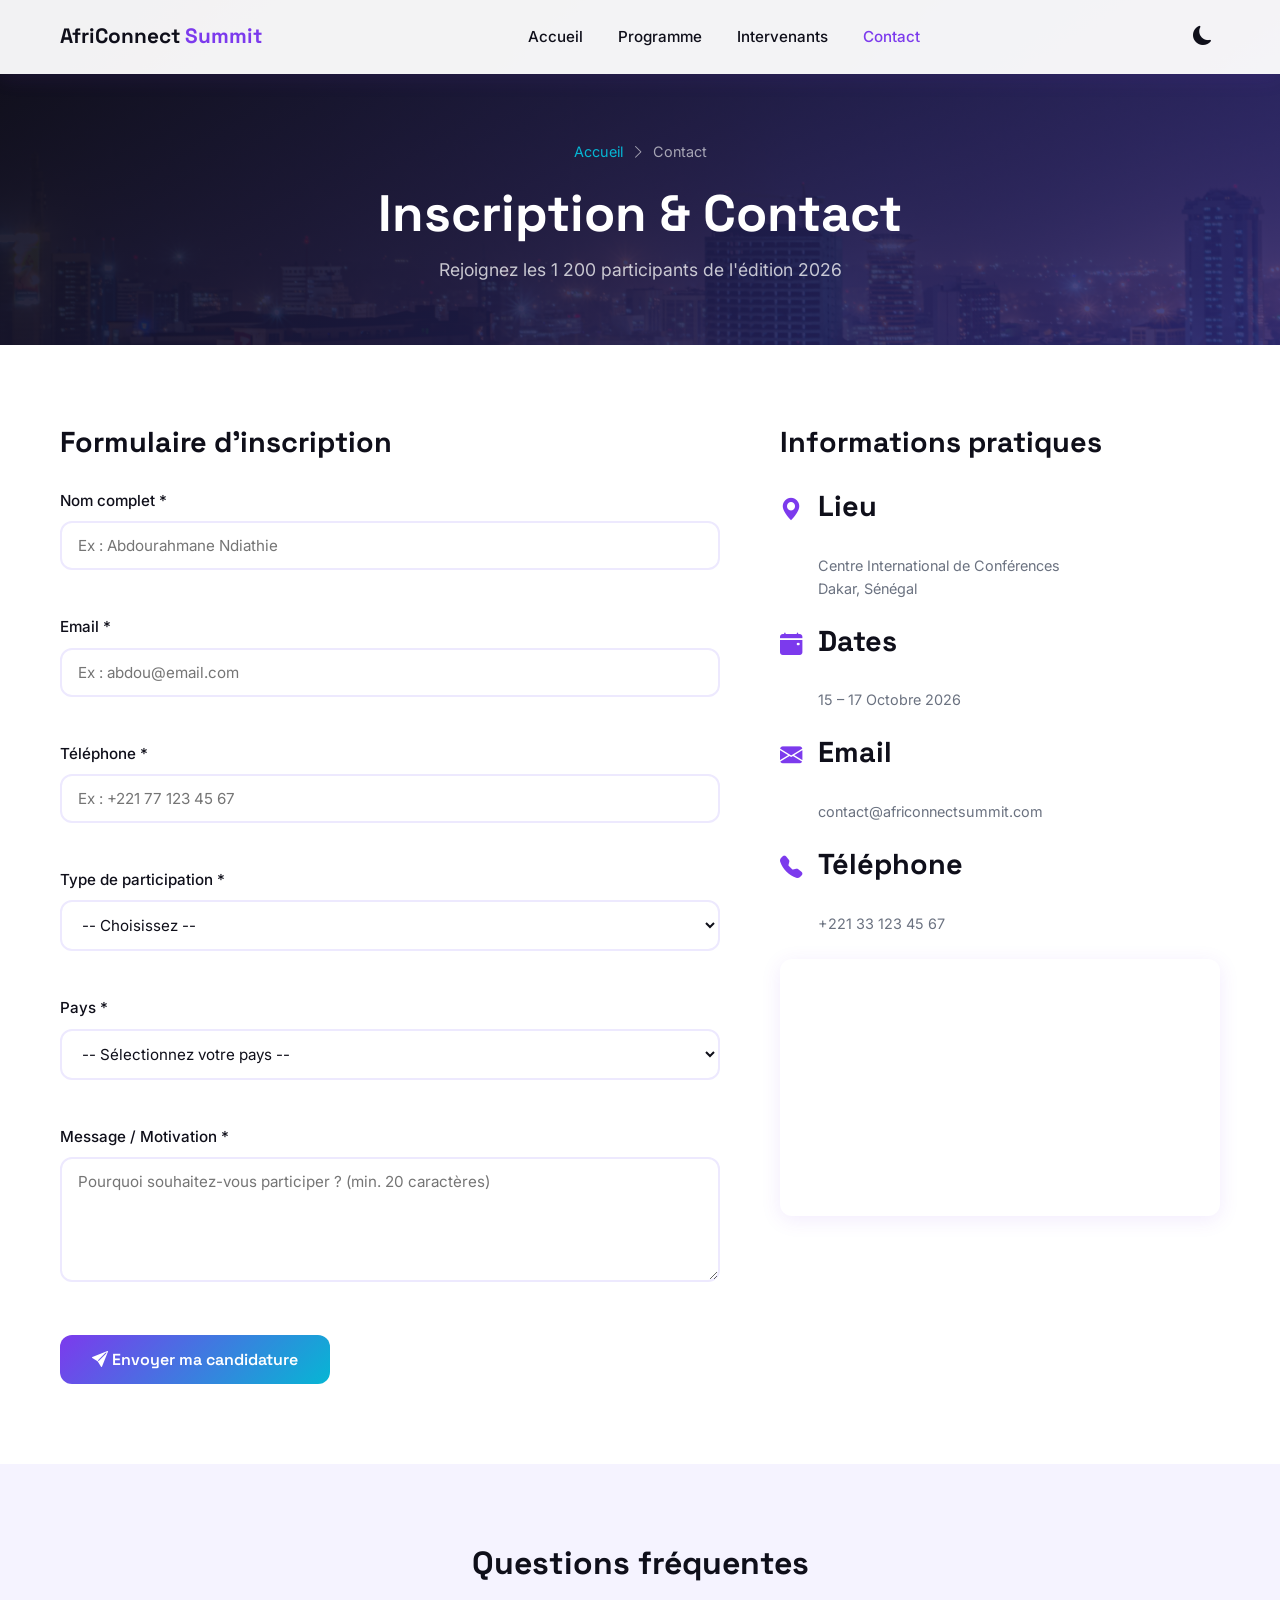
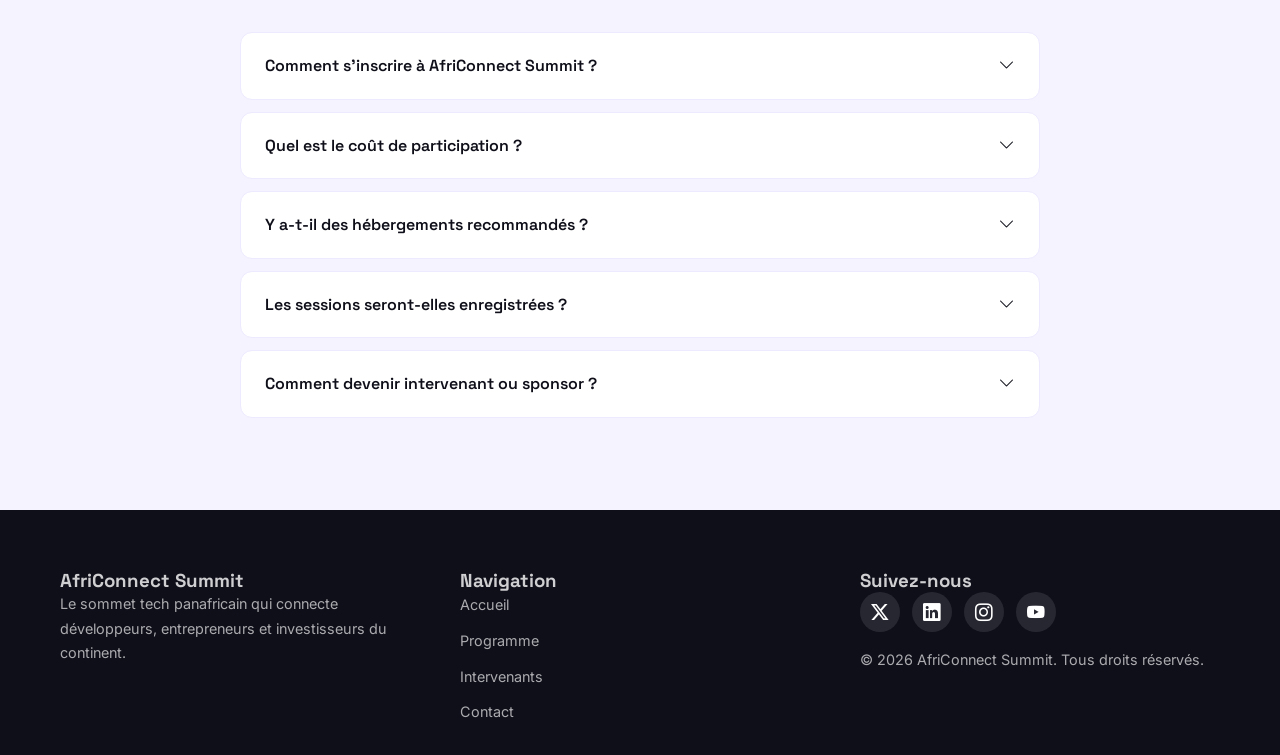
<file: contact.html>
<!DOCTYPE html>
<html lang="fr">
<head>
    <meta charset="UTF-8">
    <meta name="viewport" content="width=device-width, initial-scale=1.0">
    <title>AfriConnect Summit - Contact</title>
      <!-- Bootstrap Icons -->
    <link rel="stylesheet" href="https://cdn.jsdelivr.net/npm/bootstrap-icons@1.11.0/font/bootstrap-icons.css">

    <!-- Google Fonts -->
    <link rel="preconnect" href="https://fonts.googleapis.com">
    <link href="https://fonts.googleapis.com/css2?family=Space+Grotesk:wght@400;600;700&family=Inter:wght@400;500&display=swap" rel="stylesheet">

    <!-- CSS -->
    <link rel="stylesheet" href="css/style.css">
</head>
<body>
   

    <!--  NAVBAR  -->
    <header>
        <nav class="navbar" id="navbar">
            <div class="nav-container">
                <a href="index.html" class="nav-logo">
                    AfriConnect <span>Summit</span>
                </a>
                <ul class="nav-links" id="nav-links">
                    <li><a href="index.html">Accueil</a></li>
                    <li><a href="programme.html">Programme</a></li>
                    <li><a href="intervenants.html">Intervenants</a></li>
                    <li><a href="contact.html" class="active">Contact</a></li>
                </ul>
                <div class="nav-actions">
                    <button id="theme-toggle" aria-label="Basculer le thème">
                        <i class="bi bi-moon-fill"></i>
                    </button>
                    <button class="hamburger" id="hamburger" aria-label="Ouvrir le menu">
                        <i class="bi bi-list"></i>
                    </button>
                </div>
            </div>
        </nav>
    </header>

    <main>

        <!--  HERO INTERNE  -->
        <section class="hero-inner">
            <div class="container">
                <nav aria-label="Fil d'ariane">
                    <ol class="breadcrumb">
                        <li><a href="index.html">Accueil</a></li>
                        <li><i class="bi bi-chevron-right"></i></li>
                        <li>Contact</li>
                    </ol>
                </nav>
                <h1>Inscription & Contact</h1>
                <p>Rejoignez les 1 200 participants de l'édition 2026</p>
            </div>
        </section>

        <!--  FORMULAIRE + INFOS  -->
        <section class="contact-section fade-section" id="contact">
            <div class="container">
                <div class="contact-flex">

                    <!-- Formulaire à gauche -->
                    <div class="contact-form-wrapper">
                        <h2>Formulaire d'inscription</h2>

                        <!-- Message de succès (caché par défaut) -->
                        <div class="success-message" id="successMessage">
                            <i class="bi bi-check-circle-fill"></i>
                            <p>Votre inscription a bien été envoyée ! Nous vous contacterons bientôt.</p>
                        </div>

                        <form id="contactForm" novalidate>

                            <!-- Nom complet -->
                            <div class="form-group">
                                <label for="nom">Nom complet *</label>
                                <input type="text" id="nom" name="nom" placeholder="Ex : Abdourahmane Ndiathie">
                                <span class="error-msg" id="nomError"></span>
                            </div>

                            <!-- Email -->
                            <div class="form-group">
                                <label for="email">Email *</label>
                                <input type="email" id="email" name="email" placeholder="Ex : abdou@email.com">
                                <span class="error-msg" id="emailError"></span>
                            </div>

                            <!-- Téléphone -->
                            <div class="form-group">
                                <label for="telephone">Téléphone *</label>
                                <input type="tel" id="telephone" name="telephone" placeholder="Ex : +221 77 123 45 67">
                                <span class="error-msg" id="telephoneError"></span>
                            </div>

                            <!-- Type de participation -->
                            <div class="form-group">
                                <label for="participation">Type de participation *</label>
                                <select id="participation" name="participation">
                                    <option value="">-- Choisissez --</option>
                                    <option value="participant">Participant</option>
                                    <option value="intervenant">Intervenant</option>
                                    <option value="sponsor">Sponsor</option>
                                    <option value="presse">Presse</option>
                                </select>
                                <span class="error-msg" id="participationError"></span>
                            </div>

                            <!-- Pays -->
                            <div class="form-group">
                                <label for="pays">Pays *</label>
                                <select id="pays" name="pays">
                                    <option value="">-- Sélectionnez votre pays --</option>
                                    <option value="sn">Sénégal</option>
                                    <option value="ci">Côte d'Ivoire</option>
                                    <option value="ml">Mali</option>
                                    <option value="gh">Ghana</option>
                                    <option value="ng">Nigeria</option>
                                    <option value="cm">Cameroun</option>
                                    <option value="bf">Burkina Faso</option>
                                    <option value="gn">Guinée</option>
                                    <option value="tn">Tunisie</option>
                                    <option value="ma">Maroc</option>
                                    <option value="ke">Kenya</option>
                                </select>
                                <span class="error-msg" id="paysError"></span>
                            </div>

                            <!-- Message -->
                            <div class="form-group">
                                <label for="message">Message / Motivation *</label>
                                <textarea id="message" name="message" rows="5" placeholder="Pourquoi souhaitez-vous participer ? (min. 20 caractères)"></textarea>
                                <span class="error-msg" id="messageError"></span>
                            </div>

                            <button type="submit" class="btn btn-primary">
                                <i class="bi bi-send-fill"></i> Envoyer ma candidature
                            </button>

                        </form>
                    </div>

                    <!-- Informations à droite -->
                    <div class="contact-info">
                        <h2>Informations pratiques</h2>

                        <div class="info-item">
                            <i class="bi bi-geo-alt-fill"></i>
                            <div>
                                <h2>Lieu</h2>
                                <p>Centre International de Conférences<br>Dakar, Sénégal</p>
                            </div>
                        </div>

                        <div class="info-item">
                            <i class="bi bi-calendar-event-fill"></i>
                            <div>
                                <h2>Dates</h2>
                                <p>15 – 17 Octobre 2026</p>
                            </div>
                        </div>

                        <div class="info-item">
                            <i class="bi bi-envelope-fill"></i>
                            <div>
                                <h2>Email</h2>
                                <p>contact@africonnectsummit.com</p>
                            </div>
                        </div>

                        <div class="info-item">
                            <i class="bi bi-telephone-fill"></i>
                            <div>
                                <h2>Téléphone</h2>
                                <p>+221 33 123 45 67</p>
                            </div>
                        </div>

                        <!-- Google Maps -->
                        <div class="map-container">
                            <iframe
                                src="https://www.google.com/maps/embed?pb=!1m18!1m12!1m3!1d123978.33!2d-17.4676!3d14.7167!2m3!1f0!2f0!3f0!3m2!1i1024!2i768!4f13.1!3m3!1m2!1s0xec172f5b3c5bb71%3A0xb3d4e7a04ecfe42!2sDakar%2C%20S%C3%A9n%C3%A9gal!5e0!3m2!1sfr!2sfr"
                                width="100"
                                height="250"
                                style="border:0;"
                                allowfullscreen=""
                                loading="lazy"
                                title="Localisation AfriConnect Summit - Dakar"
                                aria-label="Carte Google Maps - Dakar Sénégal">
                            </iframe>
                        </div>

                    </div>
                </div>
            </div>
        </section>

        <!--  FAQ ACCORDÉON CSS PUR  -->
        <section class="faq fade-section" id="faq">
            <div class="container">
                <h2>Questions fréquentes</h2>

                <div class="faq-list">

                    <!-- Question 1 -->
                    <div class="faq-item">
                        <input type="checkbox" id="faq1" class="faq-toggle">
                        <label for="faq1" class="faq-question">
                            <span>Comment s'inscrire à AfriConnect Summit ?</span>
                            <i class="bi bi-chevron-down"></i>
                        </label>
                        <div class="faq-answer">
                            <p>Remplissez le formulaire d'inscription ci-dessus avec vos informations. Vous recevrez une confirmation par email dans les 48 heures suivant votre demande.</p>
                        </div>
                    </div>

                    <!-- Question 2 -->
                    <div class="faq-item">
                        <input type="checkbox" id="faq2" class="faq-toggle">
                        <label for="faq2" class="faq-question">
                            <span>Quel est le coût de participation ?</span>
                            <i class="bi bi-chevron-down"></i>
                        </label>
                        <div class="faq-answer">
                            <p>Les tarifs varient selon le type de pass : Pass Étudiant (gratuit sur dossier), Pass Standard (50 000 FCFA), Pass VIP (150 000 FCFA). Des bourses sont disponibles pour les participants de pays à faible revenu.</p>
                        </div>
                    </div>

                    <!-- Question 3 -->
                    <div class="faq-item">
                        <input type="checkbox" id="faq3" class="faq-toggle">
                        <label for="faq3" class="faq-question">
                            <span>Y a-t-il des hébergements recommandés ?</span>
                            <i class="bi bi-chevron-down"></i>
                        </label>
                        <div class="faq-answer">
                            <p>Oui, nous avons des partenariats avec plusieurs hôtels à Dakar offrant des tarifs préférentiels aux participants. La liste complète sera disponible après confirmation de votre inscription.</p>
                        </div>
                    </div>

                    <!-- Question 4 -->
                    <div class="faq-item">
                        <input type="checkbox" id="faq4" class="faq-toggle">
                        <label for="faq4" class="faq-question">
                            <span>Les sessions seront-elles enregistrées ?</span>
                            <i class="bi bi-chevron-down"></i>
                        </label>
                        <div class="faq-answer">
                            <p>Oui, toutes les conférences principales seront enregistrées et disponibles en replay sur notre plateforme en ligne dans les 7 jours suivant l'événement.</p>
                        </div>
                    </div>

                    <!-- Question 5 -->
                    <div class="faq-item">
                        <input type="checkbox" id="faq5" class="faq-toggle">
                        <label for="faq5" class="faq-question">
                            <span>Comment devenir intervenant ou sponsor ?</span>
                            <i class="bi bi-chevron-down"></i>
                        </label>
                        <div class="faq-answer">
                            <p>Sélectionnez "Intervenant" ou "Sponsor" dans le formulaire d'inscription et décrivez votre proposition dans le champ message. Notre équipe vous contactera sous 72 heures.</p>
                        </div>
                    </div>

                </div>
            </div>
        </section>

    </main>

    <!--  FOOTER  -->
    <footer>
        <div class="footer-container">
            <div class="footer-col">
                <h3>AfriConnect Summit</h3>
                <p>Le sommet tech panafricain qui connecte développeurs, entrepreneurs et investisseurs du continent.</p>
            </div>
            <div class="footer-col">
                <h3>Navigation</h3>
                <ul>
                    <li><a href="index.html">Accueil</a></li>
                    <li><a href="programme.html">Programme</a></li>
                    <li><a href="intervenants.html">Intervenants</a></li>
                    <li><a href="contact.html">Contact</a></li>
                </ul>
            </div>
            <div class="footer-col">
                <h3>Suivez-nous</h3>
                <div class="social-links">
                    <a href="#" aria-label="Twitter"><i class="bi bi-twitter-x"></i></a>
                    <a href="#" aria-label="LinkedIn"><i class="bi bi-linkedin"></i></a>
                    <a href="#" aria-label="Instagram"><i class="bi bi-instagram"></i></a>
                    <a href="#" aria-label="YouTube"><i class="bi bi-youtube"></i></a>
                </div>
                <p>© <span id="year"></span> AfriConnect Summit. Tous droits réservés.</p>
            </div>
        </div>
        <button id="backToTop" aria-label="Retour en haut">
            <i class="bi bi-arrow-up"></i>
        </button>
    </footer>

    <script src="js/main.js"></script>

</body>
</html>
</file>
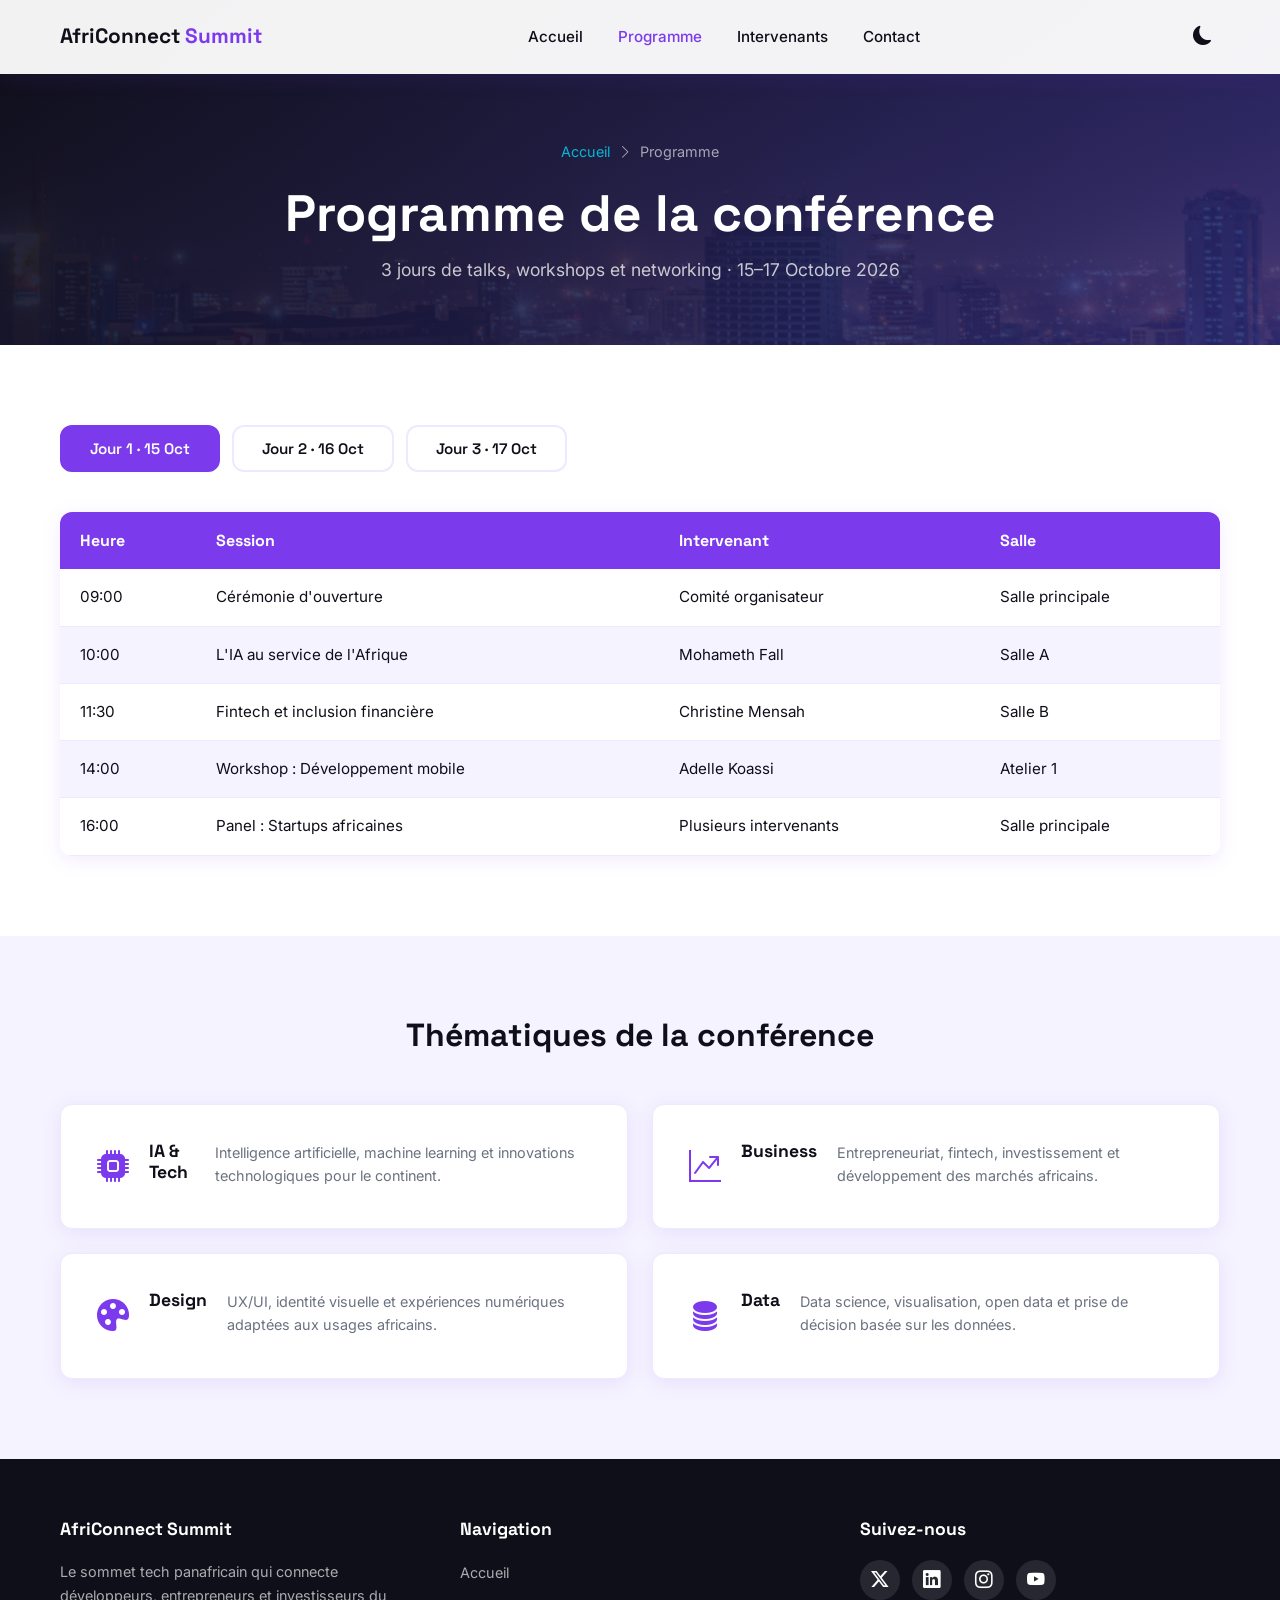
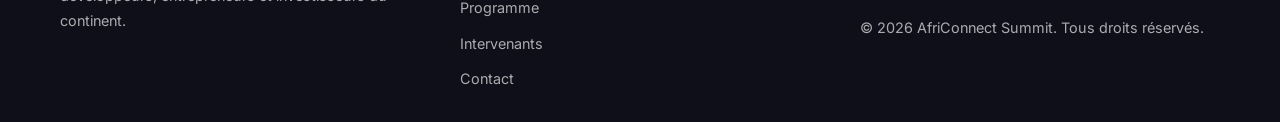
<file: programme.html>
<!DOCTYPE html>
<html lang="fr" data-theme="light">
<head>
    <meta charset="UTF-8">
    <meta name="viewport" content="width=device-width, initial-scale=1.0">
    <title>AfriConnect Summit  - Programme</title>
      <!-- Bootstrap Icons -->
    <link rel="stylesheet" href="https://cdn.jsdelivr.net/npm/bootstrap-icons@1.11.0/font/bootstrap-icons.css">

    <!-- Google Fonts -->
    <link rel="preconnect" href="https://fonts.googleapis.com">
    <link href="https://fonts.googleapis.com/css2?family=Space+Grotesk:wght@400;600;700&family=Inter:wght@400;500&display=swap" rel="stylesheet">

    <!-- CSS -->
    <link rel="stylesheet" href="css/style.css">
</head>
<body>

    <!-- ========== NAVBAR ========== -->
    <header>
        <nav class="navbar" id="navbar">
            <div class="nav-container">
                <a href="index.html" class="nav-logo">
                    AfriConnect <span>Summit</span>
                </a>
                <ul class="nav-links" id="nav-links">
                    <li><a href="index.html">Accueil</a></li>
                    <li><a href="programme.html" class="active">Programme</a></li>
                    <li><a href="intervenants.html">Intervenants</a></li>
                    <li><a href="contact.html">Contact</a></li>
                </ul>
                <div class="nav-actions">
                    <button id="theme-toggle" aria-label="Basculer le thème">
                        <i class="bi bi-moon-fill"></i>
                    </button>
                    <button class="hamburger" id="hamburger" aria-label="Ouvrir le menu">
                        <i class="bi bi-list"></i>
                    </button>
                </div>
            </div>
        </nav>
    </header>

    <main>

        <!-- ========== HERO INTERNE ========== -->
        <section class="hero-inner">
            <div class="container">
                <!-- Fil d'Ariane -->
                <nav aria-label="Fil d'ariane">
                    <ol class="breadcrumb">
                        <li><a href="index.html">Accueil</a></li>
                        <li><i class="bi bi-chevron-right"></i></li>
                        <li>Programme</li>
                    </ol>
                </nav>
                <h1>Programme de la conférence</h1>
                <p>3 jours de talks, workshops et networking · 15–17 Octobre 2026</p>
            </div>
        </section>

        <!--  ONGLETS 3 JOURS  -->
        <section class="programme fade-section" id="programme">
            <div class="container">

                <!-- Boutons onglets -->
                <div class="tabs">
                    <button class="tab-btn active" data-day="jour1">Jour 1 · 15 Oct</button>
                    <button class="tab-btn" data-day="jour2">Jour 2 · 16 Oct</button>
                    <button class="tab-btn" data-day="jour3">Jour 3 · 17 Oct</button>
                </div>

                <!-- Contenu Jour 1 -->
                <div class="tab-content active" id="jour1">
                    <table class="programme-table">
                        <thead>
                            <tr>
                                <th>Heure</th>
                                <th>Session</th>
                                <th>Intervenant</th>
                                <th>Salle</th>
                            </tr>
                        </thead>
                        <tbody>
                            <tr>
                                <td>09:00</td>
                                <td>Cérémonie d'ouverture</td>
                                <td>Comité organisateur</td>
                                <td>Salle principale</td>
                            </tr>
                            <tr>
                                <td>10:00</td>
                                <td>L'IA au service de l'Afrique</td>
                                <td>Mohameth Fall</td>
                                <td>Salle A</td>
                            </tr>
                            <tr>
                                <td>11:30</td>
                                <td>Fintech et inclusion financière</td>
                                <td>Christine Mensah</td>
                                <td>Salle B</td>
                            </tr>
                            <tr>
                                <td>14:00</td>
                                <td>Workshop : Développement mobile</td>
                                <td>Adelle Koassi</td>
                                <td>Atelier 1</td>
                            </tr>
                            <tr>
                                <td>16:00</td>
                                <td>Panel : Startups africaines</td>
                                <td>Plusieurs intervenants</td>
                                <td>Salle principale</td>
                            </tr>
                        </tbody>
                    </table>
                </div>

                <!-- Contenu Jour 2 -->
                <div class="tab-content" id="jour2">
                    <table class="programme-table">
                        <thead>
                            <tr>
                                <th>Heure</th>
                                <th>Session</th>
                                <th>Intervenant</th>
                                <th>Salle</th>
                            </tr>
                        </thead>
                        <tbody>
                            <tr>
                                <td>09:00</td>
                                <td>Data Science en Afrique</td>
                                <td>Djeliba Camara</td>
                                <td>Salle A</td>
                            </tr>
                            <tr>
                                <td>10:30</td>
                                <td>Design UX pour marchés africains</td>
                                <td>Lamarana Diallo</td>
                                <td>Salle B</td>
                            </tr>
                            <tr>
                                <td>12:00</td>
                                <td>Cloud et infrastructure locale</td>
                                <td>Seun Adesanya</td>
                                <td>Salle C</td>
                            </tr>
                            <tr>
                                <td>14:30</td>
                                <td>Workshop : No-code et Low-code</td>
                                <td>Aïcha Dieng</td>
                                <td>Atelier 2</td>
                            </tr>
                            <tr>
                                <td>16:30</td>
                                <td>Pitch de startups</td>
                                <td>Candidats sélectionnés</td>
                                <td>Salle principale</td>
                            </tr>
                        </tbody>
                    </table>
                </div>

                <!-- Contenu Jour 3 -->
                <div class="tab-content" id="jour3">
                    <table class="programme-table">
                        <thead>
                            <tr>
                                <th>Heure</th>
                                <th>Session</th>
                                <th>Intervenant</th>
                                <th>Salle</th>
                            </tr>
                        </thead>
                        <tbody>
                            <tr>
                                <td>09:00</td>
                                <td>Cybersécurité en Afrique</td>
                                <td>Moussa Konaté</td>
                                <td>Salle A</td>
                            </tr>
                            <tr>
                                <td>10:30</td>
                                <td>E-commerce et logistique</td>
                                <td>Grace Okonkwo</td>
                                <td>Salle B</td>
                            </tr>
                            <tr>
                                <td>12:00</td>
                                <td>Blockchain et Web3</td>
                                <td>Yaw Darko</td>
                                <td>Salle C</td>
                            </tr>
                            <tr>
                                <td>14:00</td>
                                <td>Table ronde : Futur du travail</td>
                                <td>Plusieurs intervenants</td>
                                <td>Salle principale</td>
                            </tr>
                            <tr>
                                <td>16:00</td>
                                <td>Cérémonie de clôture</td>
                                <td>Comité organisateur</td>
                                <td>Salle principale</td>
                            </tr>
                        </tbody>
                    </table>
                </div>

            </div>
        </section>

        <!-- ========== THÉMATIQUES ========== -->
        <section class="themes fade-section" id="themes">
            <div class="container">
                <h2>Thématiques de la conférence</h2>
                <div class="themes-grid">
                    <article class="theme-card">
                        <i class="bi bi-cpu-fill"></i>
                        <h3>IA & Tech</h3>
                        <p>Intelligence artificielle, machine learning et innovations technologiques pour le continent.</p>
                    </article>
                    <article class="theme-card">
                        <i class="bi bi-graph-up-arrow"></i>
                        <h3>Business</h3>
                        <p>Entrepreneuriat, fintech, investissement et développement des marchés africains.</p>
                    </article>
                    <article class="theme-card">
                        <i class="bi bi-palette-fill"></i>
                        <h3>Design</h3>
                        <p>UX/UI, identité visuelle et expériences numériques adaptées aux usages africains.</p>
                    </article>
                    <article class="theme-card">
                        <i class="bi bi-database-fill"></i>
                        <h3>Data</h3>
                        <p>Data science, visualisation, open data et prise de décision basée sur les données.</p>
                    </article>
                </div>
            </div>
        </section>

    </main>

    <!-- ========== FOOTER ========== -->
    <footer>
        <div class="footer-container">
            <div class="footer-col">
                <h4>AfriConnect Summit</h4>
                <p>Le sommet tech panafricain qui connecte développeurs, entrepreneurs et investisseurs du continent.</p>
            </div>
            <div class="footer-col">
                <h4>Navigation</h4>
                <ul>
                    <li><a href="index.html">Accueil</a></li>
                    <li><a href="programme.html">Programme</a></li>
                    <li><a href="intervenants.html">Intervenants</a></li>
                    <li><a href="contact.html">Contact</a></li>
                </ul>
            </div>
            <div class="footer-col">
                <h4>Suivez-nous</h4>
                <div class="social-links">
                    <a href="#" aria-label="Twitter"><i class="bi bi-twitter-x"></i></a>
                    <a href="#" aria-label="LinkedIn"><i class="bi bi-linkedin"></i></a>
                    <a href="#" aria-label="Instagram"><i class="bi bi-instagram"></i></a>
                    <a href="#" aria-label="YouTube"><i class="bi bi-youtube"></i></a>
                </div>
                <p>© <span id="year"></span> AfriConnect Summit. Tous droits réservés.</p>
            </div>
        </div>
        <button id="backToTop" aria-label="Retour en haut">
            <i class="bi bi-arrow-up"></i>
        </button>
    </footer>

    <script src="js/main.js"></script>

</body>
</html>
</file>
<file: css/style.css>
/* VARIABLES CSS*/
:root {
    --primary-color: #7c3aed;
    --secondary-color: #0f0f1a;
    --accent-color: #06b6d4;
    --bg-color: #ffffff;
    --bg-secondary: #f5f3ff;
    --text-color: #0f0f1a;
    --text-light: #6b7280;
    --card-bg: #ffffff;
    --border-color: #ede9fe;
    --navbar-bg: rgba(255, 255, 255, 0.95);
    --shadow: 0 4px 20px rgba(124, 58, 237, 0.1);
    --radius: 12px;
    --transition: 0.3s ease;
    --font-title: 'Space Grotesk', sans-serif;
    --font-body: 'Inter', sans-serif;
    --spacing: 80px;
}

/* THÈME DARK */
[data-theme="dark"] {
    --bg-color: #0f0f1a;
    --bg-secondary: #1a1a2e;
    --text-color: #f1f0ff;
    --text-light: #9ca3af;
    --card-bg: #1a1a2e;
    --border-color: #2d2b55;
    --navbar-bg: rgba(15, 15, 26, 0.97);
    --shadow: 0 4px 20px rgba(0, 0, 0, 0.5);
}

/* RESET & BASE */
* {
    margin: 0;
    padding: 0;
    box-sizing: border-box;
}

html {
    scroll-behavior: smooth;
}

body {
    font-family: var(--font-body);
    background-color: var(--bg-color);
    color: var(--text-color);
    transition: background-color var(--transition), color var(--transition);
    line-height: 1.6;
}

h1, h2, h3, h4 {
    font-family: var(--font-title);
    line-height: 1.2;
}

a {
    text-decoration: none;
    color: inherit;
    transition: color var(--transition);
}

ul {
    list-style: none;
}

img {
    width: 100%;
    height: 100%;
    object-fit: cover;
    display: block;
}

.container {
    max-width: 1200px;
    margin: 0 auto;
    padding: 0 20px;
}

/* BOUTONS */
.btn {
    display: inline-block;
    padding: 14px 32px;
    border-radius: var(--radius);
    font-family: var(--font-title);
    font-weight: 600;
    font-size: 1rem;
    cursor: pointer;
    border: none;
    transition: transform var(--transition), box-shadow var(--transition);
}

.btn:hover {
    transform: translateY(-3px);
}

.btn-primary {
    background: linear-gradient(135deg, var(--primary-color), var(--accent-color));
    color: #ffffff;
}

.btn-primary:hover {
    box-shadow: 0 8px 25px rgba(124, 58, 237, 0.45);
}

.btn-secondary {
    background-color: transparent;
    color: #ffffff;
    border: 2px solid #ffffff;
}

.btn-secondary:hover {
    background-color: #ffffff;
    color: var(--primary-color);
}

/*NAVBAR */
.navbar {
    position: fixed;
    top: 0;
    left: 0;
    width: 100%;
    z-index: 1000;
    background-color: var(--navbar-bg);
    box-shadow: var(--shadow);
    transition: background-color var(--transition), box-shadow var(--transition), padding var(--transition);
    padding: 18px 0;
}

.navbar.scrolled {
    padding: 10px 0;
    box-shadow: 0 4px 30px rgba(0, 0, 0, 0.15);
}

.nav-container {
    max-width: 1200px;
    margin: 0 auto;
    padding: 0 20px;
    display: flex;
    align-items: center;
    justify-content: space-between;
}

.nav-logo {
    font-family: var(--font-title);
    font-size: 1.3rem;
    font-weight: 700;
    color: var(--text-color);
}

.nav-logo span {
    color: var(--primary-color);
}

.nav-links {
    display: flex;
    gap: 35px;
    align-items: center;
}

.nav-links a {
    font-size: 0.95rem;
    font-weight: 500;
    color: var(--text-color);
    transition: color var(--transition);
}

.nav-links a:hover,
.nav-links a.active {
    color: var(--primary-color);
}

.nav-actions {
    display: flex;
    align-items: center;
    gap: 12px;
}

#theme-toggle {
    background: none;
    border: none;
    color: var(--text-color);
    font-size: 1.2rem;
    cursor: pointer;
    padding: 8px;
    border-radius: 50%;
    transition: background-color var(--transition), color var(--transition);
}

#theme-toggle:hover {
    background-color: var(--bg-secondary);
    color: var(--primary-color);
}

.hamburger {
    display: none;
    background: none;
    border: none;
    color: var(--text-color);
    font-size: 1.5rem;
    cursor: pointer;
    transition: color var(--transition);
}

.hamburger:hover {
    color: var(--primary-color);
}

/* HERO — ACCUEIL */
.hero {
    min-height: 100vh;
    background: 
        linear-gradient(135deg, 
            rgba(15, 15, 26, 0.85) 0%, 
            rgba(49, 46, 129, 0.75) 100%),
        url('../images/hero (2).jpg') center/cover no-repeat fixed;
    display: flex;
    align-items: center;
    justify-content: center;
    text-align: center;
    padding: 100px 20px 60px;
}

.hero-content {
    animation: fadeInUp 1s ease forwards;
}

@keyframes fadeInUp {
    from {
        opacity: 0;
        transform: translateY(40px);
    }
    to {
        opacity: 1;
        transform: translateY(0);
    }
}

.hero h1 {
    font-size: clamp(2.5rem, 6vw, 5rem);
    color: #ffffff;
    margin-bottom: 20px;
    font-weight: 700;
}

.hero-subtitle {
    font-size: 1.2rem;
    color: rgba(255, 255, 255, 0.75);
    margin-bottom: 40px;
}

.hero-cta {
    display: flex;
    gap: 16px;
    justify-content: center;
    flex-wrap: wrap;
    margin-bottom: 60px;
}

/* Compte à rebours */
.countdown {
    display: flex;
    gap: 24px;
    justify-content: center;
    flex-wrap: wrap;
}

.countdown-item {
    background: rgba(255, 255, 255, 0.1);
    border: 1px solid rgba(255, 255, 255, 0.2);
    border-radius: var(--radius);
    padding: 20px 28px;
    min-width: 90px;
    text-align: center;
    backdrop-filter: blur(10px);
}

.countdown-item span {
    font-family: var(--font-title);
    font-size: 2.5rem;
    font-weight: 700;
    color: var(--accent-color);
    display: block;
}

.countdown-item p {
    color: rgba(255, 255, 255, 0.7);
    font-size: 0.85rem;
    margin-top: 4px;
}

/* HERO INTERNE */
.hero-inner {
    background:
        linear-gradient(135deg,
            rgba(15, 15, 26, 0.90) 0%,
            rgba(49, 46, 129, 0.80) 100%),
        url('../images/hero (2).jpg') center/cover no-repeat;
    padding: 140px 20px 60px;
    text-align: center;
}
.hero-inner h1 {
    font-size: clamp(2rem, 4vw, 3.5rem);
    color: #ffffff;
    margin-bottom: 12px;
}

.hero-inner p {
    color: rgba(255, 255, 255, 0.75);
    font-size: 1.1rem;
}

/* Fil d'Ariane */
.breadcrumb {
    display: flex;
    align-items: center;
    justify-content: center;
    gap: 8px;
    margin-bottom: 20px;
    list-style: none;
}

.breadcrumb li {
    color: rgba(255, 255, 255, 0.6);
    font-size: 0.9rem;
}

.breadcrumb a {
    color: var(--accent-color);
    transition: opacity var(--transition);
}

.breadcrumb a:hover {
    opacity: 0.8;
}

/*FOOTER */
footer {
    background-color: var(--secondary-color);
    color: rgba(255, 255, 255, 0.8);
    padding: 60px 0 30px;
    position: relative;
}

.footer-container {
    max-width: 1200px;
    margin: 0 auto;
    padding: 0 20px;
    display: flex;
    gap: 40px;
    justify-content: space-between;
    flex-wrap: wrap;
}

.footer-col {
    flex: 1;
    min-width: 200px;
}

.footer-col h4 {
    font-family: var(--font-title);
    font-size: 1.1rem;
    color: #ffffff;
    margin-bottom: 20px;
}

.footer-col p {
    font-size: 0.9rem;
    line-height: 1.7;
    color: rgba(255, 255, 255, 0.65);
}

.footer-col ul {
    display: flex;
    flex-direction: column;
    gap: 10px;
}

.footer-col ul a {
    color: rgba(255, 255, 255, 0.65);
    font-size: 0.9rem;
    transition: color var(--transition);
}

.footer-col ul a:hover {
    color: var(--primary-color);
}

.social-links {
    display: flex;
    gap: 12px;
    margin-bottom: 16px;
}

.social-links a {
    width: 40px;
    height: 40px;
    border-radius: 50%;
    background-color: rgba(255, 255, 255, 0.1);
    display: flex;
    align-items: center;
    justify-content: center;
    color: #ffffff;
    font-size: 1.1rem;
    transition: background-color var(--transition), transform var(--transition);
}

.social-links a:hover {
    background-color: var(--primary-color);
    transform: translateY(-3px);
}

/* Bouton retour en haut */
#backToTop {
    position: fixed;
    bottom: 30px;
    right: 30px;
    width: 48px;
    height: 48px;
    border-radius: 50%;
    background-color: var(--primary-color);
    color: #ffffff;
    border: none;
    font-size: 1.2rem;
    cursor: pointer;
    display: flex;
    align-items: center;
    justify-content: center;
    box-shadow: 0 4px 15px rgba(124, 58, 237, 0.4);
    transition: transform var(--transition), opacity var(--transition);
    opacity: 0;
    pointer-events: none;
}

#backToTop.show {
    opacity: 1;
    pointer-events: all;
}

#backToTop:hover {
    transform: translateY(-4px);
}

/* RESPONSIVE MOBILE — 768px */
@media (max-width: 768px) {

    :root {
        --spacing: 50px;
    }

    .nav-links {
        display: none;
        position: absolute;
        top: 100%;
        left: 0;
        width: 100%;
        background-color: var(--navbar-bg);
        flex-direction: column;
        padding: 20px;
        gap: 16px;
        box-shadow: var(--shadow);
    }

    .nav-links.open {
        display: flex;
    }

    .hamburger {
        display: block;
    }

    .hero h1 {
        font-size: 2.2rem;
    }

    .countdown {
        gap: 12px;
    }

    .countdown-item {
        padding: 14px 18px;
        min-width: 70px;
    }

    .countdown-item span {
        font-size: 1.8rem;
    }

    .footer-container {
        flex-direction: column;
    }
}

/*RESPONSIVE MOBILE — 375px */
@media (max-width: 480px) {

    .hero-cta {
        flex-direction: column;
        align-items: center;
    }
}
/* STATS — CHIFFRES CLÉS */
.stats {
    padding: var(--spacing) 0;
    background-color: var(--bg-secondary);
}

.stats h2 {
    text-align: center;
    font-size: 2rem;
    margin-bottom: 50px;
    color: var(--text-color);
}

.stats-grid {
    display: grid;
    grid-template-columns: repeat(4, 1fr);
    gap: 30px;
}

.stat-item {
    text-align: center;
    padding: 40px 20px;
    background-color: var(--card-bg);
    border-radius: var(--radius);
    box-shadow: var(--shadow);
    border: 1px solid var(--border-color);
    transition: transform var(--transition);
}

.stat-item:hover {
    transform: translateY(-5px);
}

.stat-item .counter {
    font-family: var(--font-title);
    font-size: 3rem;
    font-weight: 700;
    color: var(--primary-color);
    display: block;
}

.stat-item p {
    color: var(--text-light);
    margin-top: 8px;
}

/* POURQUOI PARTICIPER */
.why {
    padding: var(--spacing) 0;
}

.why h2 {
    text-align: center;
    font-size: 2rem;
    margin-bottom: 50px;
}

.why-grid {
    display: flex;
    gap: 30px;
    justify-content: center;
    flex-wrap: wrap;
}

.why-card {
    flex: 1;
    min-width: 250px;
    max-width: 360px;
    background-color: var(--card-bg);
    border-radius: var(--radius);
    padding: 40px 30px;
    text-align: center;
    box-shadow: var(--shadow);
    border: 1px solid var(--border-color);
    transition: transform var(--transition), box-shadow var(--transition);
}

.why-card:hover {
    transform: translateY(-6px);
    box-shadow: 0 12px 35px rgba(124, 58, 237, 0.15);
}

.why-card i {
    font-size: 2.5rem;
    color: var(--primary-color);
    margin-bottom: 20px;
    display: block;
}

.why-card h3 {
    font-size: 1.2rem;
    margin-bottom: 12px;
}

.why-card p {
    color: var(--text-light);
    font-size: 0.95rem;
}

/* INTERVENANTS VEDETTES */
.speakers {
    padding: var(--spacing) 0;
    background-color: var(--bg-secondary);
    text-align: center;
}

.speakers h2 {
    font-size: 2rem;
    margin-bottom: 50px;
}

.speakers-grid {
    display: grid;
    grid-template-columns: repeat(4, 1fr);
    gap: 24px;
    margin-bottom: 40px;
}

.speaker-card {
    background-color: var(--card-bg);
    border-radius: var(--radius);
    overflow: hidden;
    box-shadow: var(--shadow);
    border: 1px solid var(--border-color);
    transition: transform var(--transition), box-shadow var(--transition);
}

.speaker-card:hover {
    transform: translateY(-6px);
    box-shadow: 0 12px 35px rgba(124, 58, 237, 0.2);
}

.speaker-card img {
    height: 220px;
    object-fit: cover;
    object-position: top;
}

.speaker-info {
    padding: 20px;
}

.speaker-info h3 {
    font-size: 1.05rem;
    margin-bottom: 6px;
}

.speaker-info p {
    color: var(--text-light);
    font-size: 0.9rem;
}

/* SPONSORS */
.sponsors {
    padding: var(--spacing) 0;
}

.sponsors h2 {
    text-align: center;
    font-size: 2rem;
    margin-bottom: 50px;
}

.sponsors-flex {
    display: flex;
    gap: 24px;
    justify-content: center;
    align-items: flex-start;
    flex-wrap: wrap;
}

.sponsor-level {
    border-radius: var(--radius);
    padding: 30px;
    text-align: center;
    border: 2px solid var(--border-color);
    transition: transform var(--transition);
}

.sponsor-level:hover {
    transform: translateY(-4px);
}

.sponsor-level.gold {
    flex: 1.5;
    min-width: 280px;
    border-color: #f4c430;
    background: linear-gradient(135deg, rgba(244, 196, 48, 0.08), transparent);
}

.sponsor-level.silver {
    flex: 1.2;
    min-width: 220px;
    border-color: #c0c0c0;
}

.sponsor-level.bronze {
    flex: 1;
    min-width: 180px;
    border-color: #cd7f32;
}

.sponsor-level.gold h3 { color: #f4c430; }
.sponsor-level.silver h3 { color: #a0a0a0; }
.sponsor-level.bronze h3 { color: #cd7f32; }

.sponsor-level h3 {
    font-size: 1.2rem;
    margin-bottom: 16px;
}

.sponsor-logos {
    display: flex;
    flex-direction: column;
    gap: 10px;
}

.sponsor-logos span {
    padding: 10px 20px;
    background-color: var(--bg-secondary);
    border-radius: 8px;
    font-weight: 600;
    font-size: 0.95rem;
    color: var(--text-color);
}

/* PROGRAMME — ONGLETS */
.programme {
    padding: var(--spacing) 0;
}

.tabs {
    display: flex;
    gap: 12px;
    margin-bottom: 40px;
    flex-wrap: wrap;
}

.tab-btn {
    padding: 12px 28px;
    border: 2px solid var(--border-color);
    border-radius: var(--radius);
    background: none;
    color: var(--text-color);
    font-family: var(--font-title);
    font-size: 0.95rem;
    font-weight: 600;
    cursor: pointer;
    transition: all var(--transition);
}

.tab-btn:hover {
    border-color: var(--primary-color);
    color: var(--primary-color);
}

.tab-btn.active {
    background-color: var(--primary-color);
    border-color: var(--primary-color);
    color: #ffffff;
}

.tab-content {
    display: none;
}

.tab-content.active {
    display: block;
}

.programme-table {
    width: 100%;
    border-collapse: collapse;
    border-radius: var(--radius);
    overflow: hidden;
    box-shadow: var(--shadow);
}

.programme-table th {
    background-color: var(--primary-color);
    color: #ffffff;
    padding: 16px 20px;
    text-align: left;
    font-family: var(--font-title);
}

.programme-table td {
    padding: 16px 20px;
    border-bottom: 1px solid var(--border-color);
    color: var(--text-color);
    font-size: 0.95rem;
}

.programme-table tbody tr:nth-child(even) {
    background-color: var(--bg-secondary);
}

.programme-table tbody tr:hover {
    background-color: rgba(124, 58, 237, 0.06);
}

/* THÉMATIQUES */
.themes {
    padding: var(--spacing) 0;
    background-color: var(--bg-secondary);
}

.themes h2 {
    text-align: center;
    font-size: 2rem;
    margin-bottom: 50px;
}

.themes-grid {
    display: grid;
    grid-template-columns: repeat(2, 1fr);
    gap: 24px;
}

.theme-card {
    background-color: var(--card-bg);
    border-radius: var(--radius);
    padding: 36px;
    display: flex;
    gap: 20px;
    align-items: flex-start;
    box-shadow: var(--shadow);
    border: 1px solid var(--border-color);
    transition: transform var(--transition);
}

.theme-card:hover {
    transform: translateY(-4px);
}

.theme-card i {
    font-size: 2rem;
    color: var(--primary-color);
    flex-shrink: 0;
}

.theme-card h3 {
    font-size: 1.1rem;
    margin-bottom: 8px;
}

.theme-card p {
    color: var(--text-light);
    font-size: 0.9rem;
}

/* INTERVENANTS — FILTRES + GRILLE */
.intervenants {
    padding: var(--spacing) 0;
}

.filtres {
    display: flex;
    gap: 12px;
    flex-wrap: wrap;
    margin-bottom: 40px;
}

.filtre-btn {
    padding: 10px 24px;
    border: 2px solid var(--border-color);
    border-radius: 50px;
    background: none;
    color: var(--text-color);
    font-size: 0.9rem;
    font-weight: 500;
    cursor: pointer;
    transition: all var(--transition);
}

.filtre-btn:hover {
    border-color: var(--primary-color);
    color: var(--primary-color);
}

.filtre-btn.active {
    background-color: var(--primary-color);
    border-color: var(--primary-color);
    color: #ffffff;
}

.intervenants-grid {
    display: grid;
    grid-template-columns: repeat(3, 1fr);
    gap: 24px;
}

.intervenant-card {
    background-color: var(--card-bg);
    border-radius: var(--radius);
    overflow: hidden;
    box-shadow: var(--shadow);
    border: 1px solid var(--border-color);
    transition: transform var(--transition), box-shadow var(--transition);
}

.intervenant-card:hover {
    transform: translateY(-6px);
    box-shadow: 0 12px 35px rgba(124, 58, 237, 0.2);
}

.intervenant-card img {
    height: 260px;
    object-fit: cover;
    object-position: top;
}

.intervenant-info {
    padding: 20px;
}

.intervenant-info h3 {
    font-size: 1.1rem;
    margin-bottom: 6px;
}

.intervenant-info .specialite {
    color: var(--primary-color);
    font-weight: 500;
    font-size: 0.9rem;
    margin-bottom: 4px;
}

.intervenant-info .pays {
    color: var(--text-light);
    font-size: 0.85rem;
}

/* CONTACT — FORMULAIRE */
.contact-section {
    padding: var(--spacing) 0;
}

.contact-flex {
    display: flex;
    gap: 60px;
    align-items: flex-start;
    flex-wrap: wrap;
}

.contact-form-wrapper {
    flex: 1.5;
    min-width: 300px;
}

.contact-form-wrapper h2 {
    font-size: 1.8rem;
    margin-bottom: 30px;
}

.contact-info {
    flex: 1;
    min-width: 280px;
}

.contact-info h2 {
    font-size: 1.8rem;
    margin-bottom: 30px;
}
/* FORMULAIRE */
.form-group {
    margin-bottom: 22px;
}

.form-group label {
    display: block;
    margin-bottom: 8px;
    font-weight: 500;
    font-size: 0.95rem;
}

.form-group input,
.form-group select,
.form-group textarea {
    width: 100%;
    padding: 13px 16px;
    border: 2px solid var(--border-color);
    border-radius: var(--radius);
    background-color: var(--bg-color);
    color: var(--text-color);
    font-family: var(--font-body);
    font-size: 0.95rem;
    transition: border-color var(--transition);
    outline: none;
}

.form-group input:focus,
.form-group select:focus,
.form-group textarea:focus {
    border-color: var(--primary-color);
}

.form-group input.valid,
.form-group select.valid,
.form-group textarea.valid {
    border-color: #28a745;
}

.form-group input.invalid,
.form-group select.invalid,
.form-group textarea.invalid {
    border-color: #dc3545;
}
/* Messages d'erreur et de succès */
.error-msg {
    display: block;
    color: #dc3545;
    font-size: 0.82rem;
    margin-top: 5px;
    min-height: 18px;
}

.success-message {
    display: none;
    background-color: #d4edda;
    color: #155724;
    border: 1px solid #c3e6cb;
    border-radius: var(--radius);
    padding: 20px;
    margin-bottom: 24px;
    text-align: center;
    gap: 12px;
    align-items: center;
}

.success-message.show {
    display: flex;
}

.success-message i {
    font-size: 1.5rem;
    color: #28a745;
}

.info-item {
    display: flex;
    gap: 16px;
    align-items: flex-start;
    margin-bottom: 24px;
}

.info-item i {
    font-size: 1.4rem;
    color: var(--primary-color);
    flex-shrink: 0;
    margin-top: 2px;
}

.info-item h4 {
    font-size: 0.95rem;
    margin-bottom: 4px;
}

.info-item p {
    color: var(--text-light);
    font-size: 0.9rem;
}

.map-container {
    border-radius: var(--radius);
    overflow: hidden;
    margin-top: 24px;
    box-shadow: var(--shadow);
}

/* FAQ — ACCORDÉON CSS PUR */
.faq {
    padding: var(--spacing) 0;
    background-color: var(--bg-secondary);
}

.faq h2 {
    text-align: center;
    font-size: 2rem;
    margin-bottom: 50px;
}

.faq-list {
    max-width: 800px;
    margin: 0 auto;
}

.faq-toggle {
    display: none;
}

.faq-item {
    border: 1px solid var(--border-color);
    border-radius: var(--radius);
    margin-bottom: 12px;
    overflow: hidden;
    background-color: var(--card-bg);
}

.faq-question {
    display: flex;
    justify-content: space-between;
    align-items: center;
    padding: 20px 24px;
    cursor: pointer;
    font-weight: 600;
    font-family: var(--font-title);
    color: var(--text-color);
    transition: color var(--transition);
    user-select: none;
}

.faq-question:hover {
    color: var(--primary-color);
}

.faq-question i {
    transition: transform var(--transition);
    flex-shrink: 0;
}

.faq-toggle:checked + .faq-question i {
    transform: rotate(180deg);
}

.faq-toggle:checked + .faq-question {
    color: var(--primary-color);
}

.faq-answer {
    max-height: 0;
    overflow: hidden;
    transition: max-height 0.4s ease, padding 0.3s ease;
    padding: 0 24px;
}

.faq-toggle:checked ~ .faq-answer {
    max-height: 200px;
    padding: 0 24px 20px;
}

.faq-answer p {
    color: var(--text-light);
    font-size: 0.95rem;
    line-height: 1.7;
}

/* RESPONSIVE — 768px */
@media (max-width: 768px) {

    .stats-grid {
        grid-template-columns: repeat(2, 1fr);
    }

    .speakers-grid {
        grid-template-columns: repeat(2, 1fr);
    }

    .intervenants-grid {
        grid-template-columns: repeat(2, 1fr);
    }

    .themes-grid {
        grid-template-columns: 1fr;
    }

    .tabs {
        flex-direction: column;
    }

    .tab-btn {
        width: 100%;
        text-align: center;
    }
}
.fi {
    width: 1.2em;
    height: 0.9em;
    border-radius: 2px;
    margin-right: 6px;
    vertical-align: middle;
}

/* RESPONSIVE — 375px */
@media (max-width: 480px) {

    .stats-grid {
        grid-template-columns: repeat(2, 1fr);
    }

    .speakers-grid {
        grid-template-columns: 1fr;
    }

    .intervenants-grid {
        grid-template-columns: 1fr;
    }

    .contact-flex {
        flex-direction: column;
    }
}
/* ANIMATIONS FADE-IN AU SCROLL */

/* Sans JS — sections visibles par défaut */
.fade-section {
    transition: opacity 0.7s ease, transform 0.7s ease;
}

/* Avec JS — cachées au départ */
.fade-section.animate {
    opacity: 0;
    transform: translateY(30px);
}

/* Visible quand JS ajoute .show */
.fade-section.animate.show {
    opacity: 1;
    transform: translateY(0);
}
</file>
